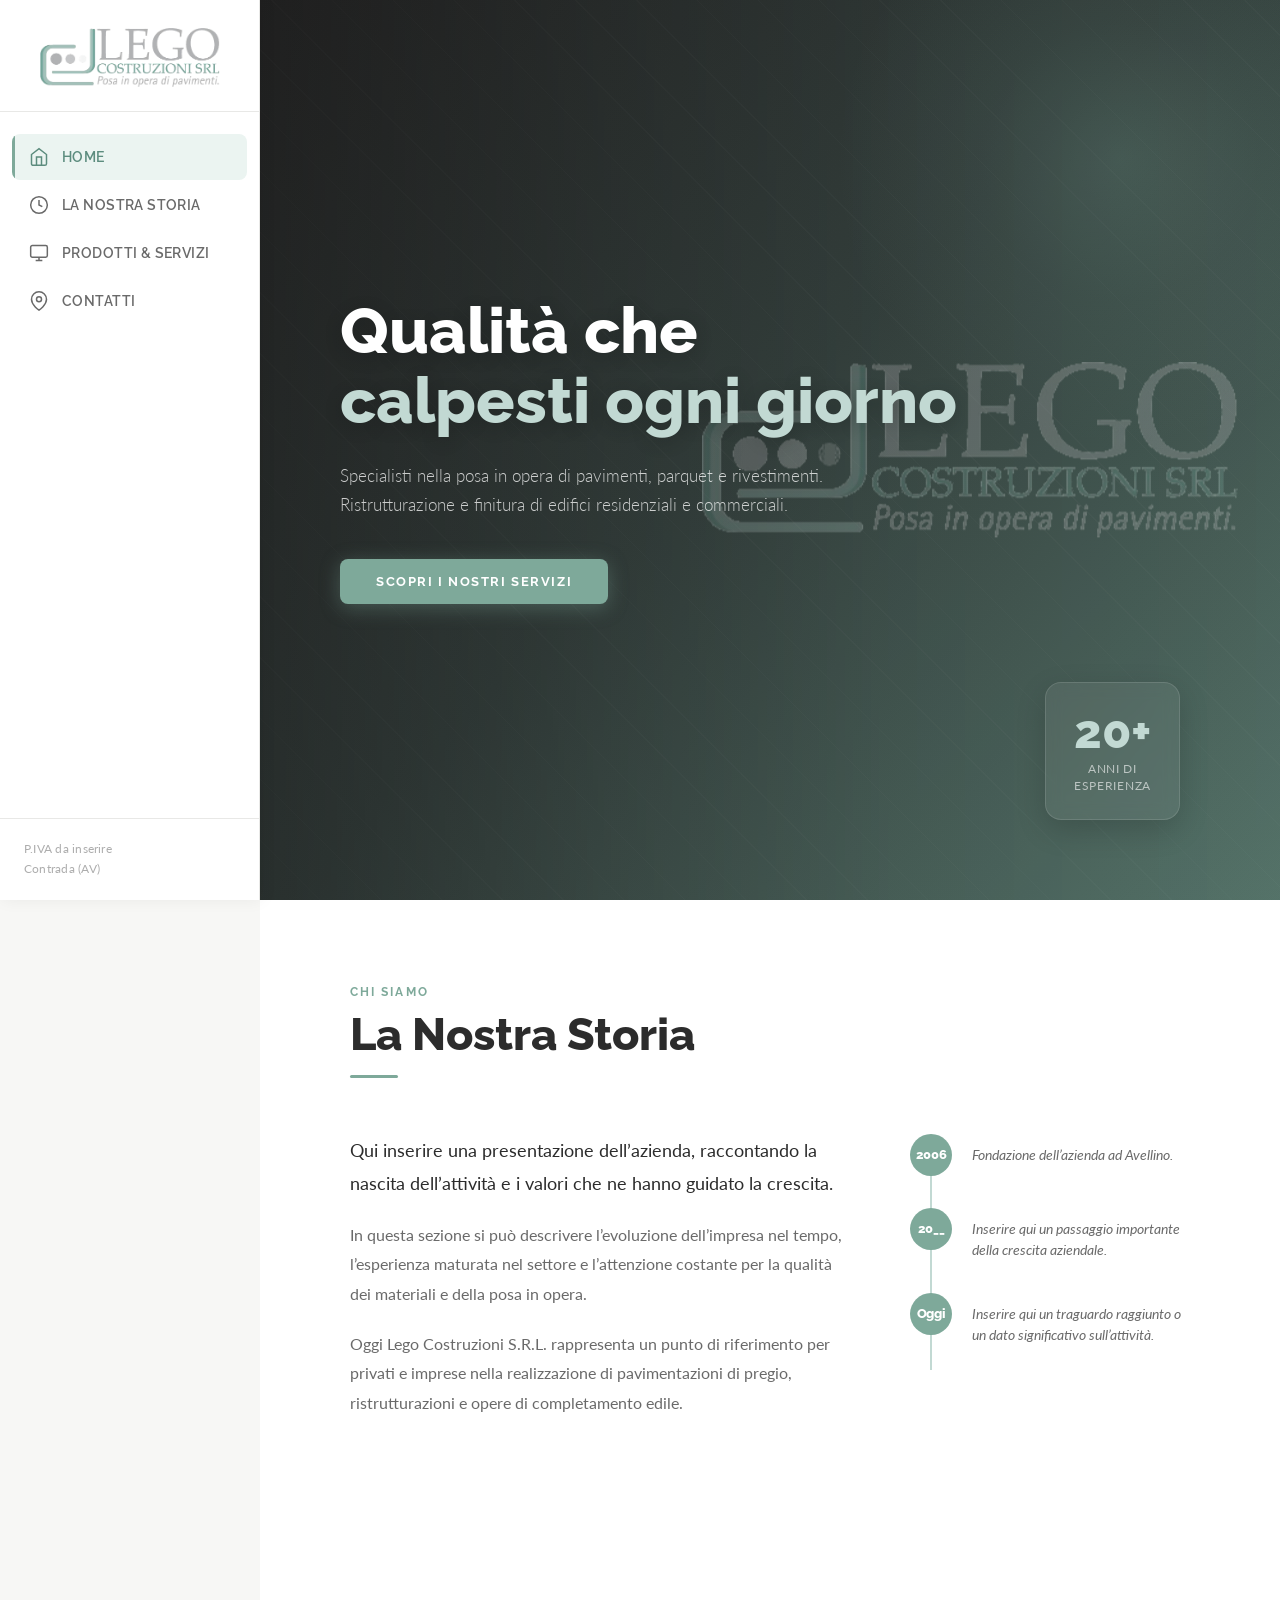
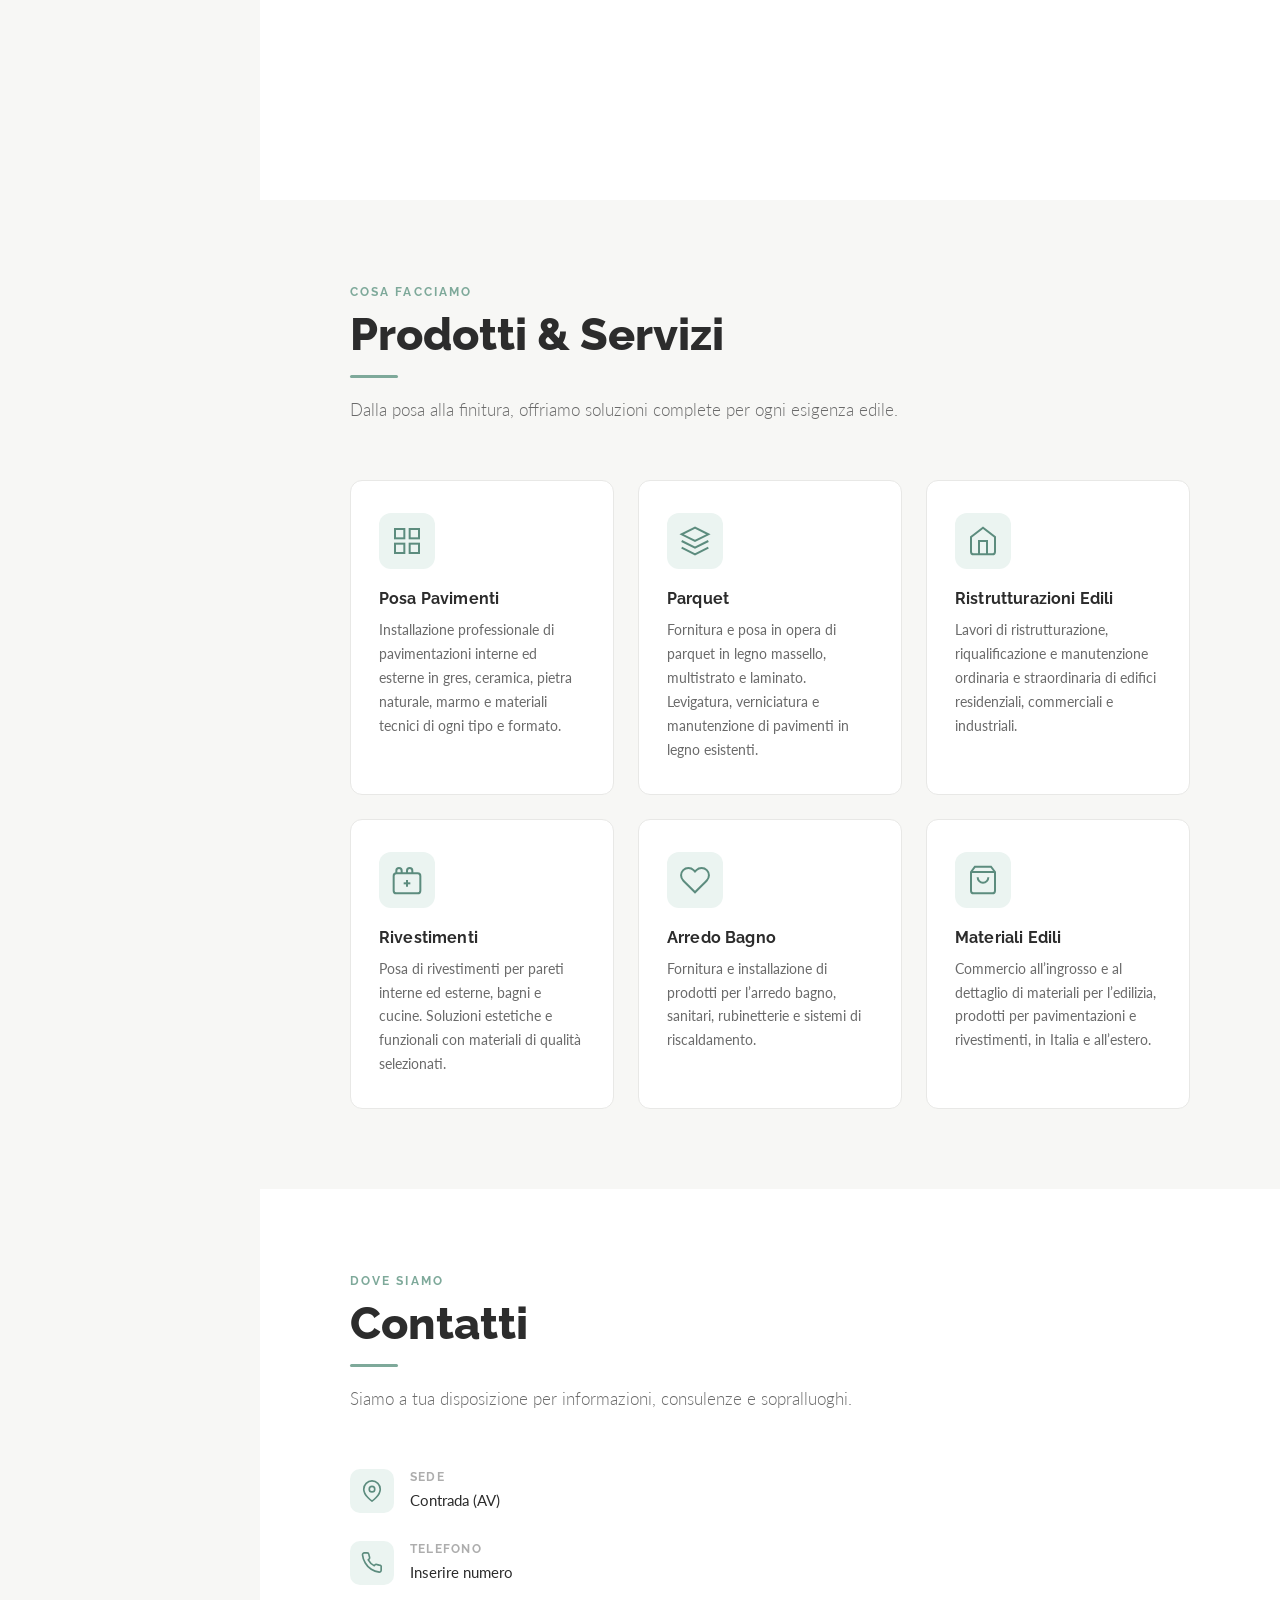
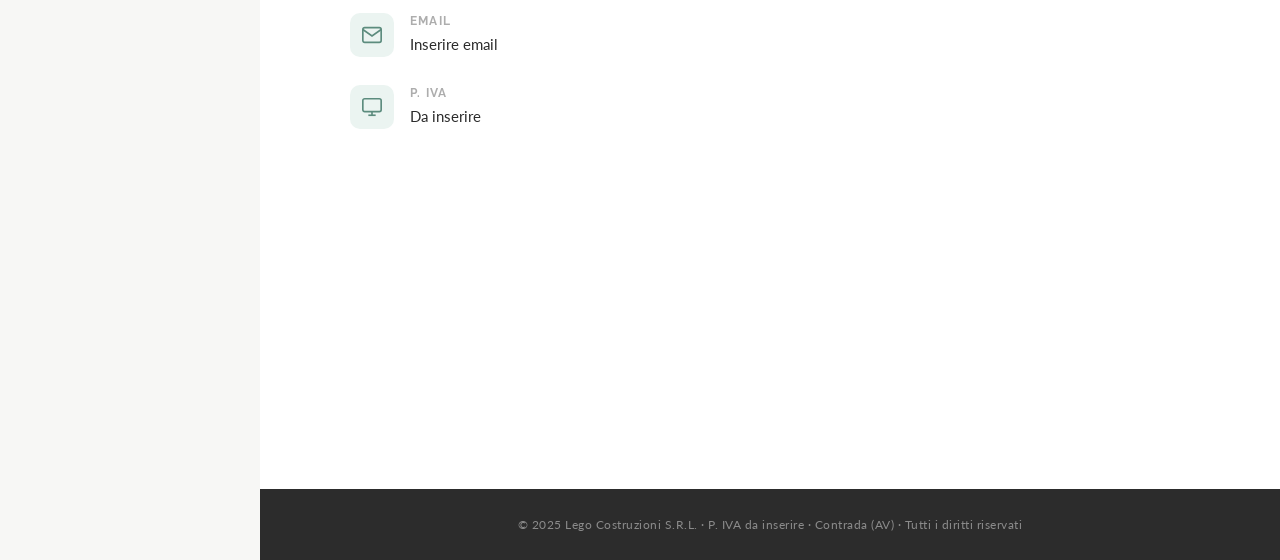
<file: index.html>
<!DOCTYPE html>
<html lang="it">
<head>
  <meta charset="UTF-8" />
  <meta name="viewport" content="width=device-width, initial-scale=1.0" />
  <title>Lego Costruzioni S.R.L. – Posa in opera di pavimenti</title>
  <meta
    name="description"
    content="Lego Costruzioni S.R.L. è specializzata nella posa in opera di pavimenti, parquet, rivestimenti e ristrutturazioni edili ad Avellino."
  />
  <link rel="stylesheet" href="style.css" />
  <link
    href="https://fonts.googleapis.com/css2?family=Raleway:wght@300;400;500;600;700;800&family=Lato:wght@300;400;700&display=swap"
    rel="stylesheet"
  />
</head>
<body>

  <!-- SIDEBAR -->
  <nav class="sidebar">
    <div class="sidebar-brand">
      <img
        src="logo.png"
        alt="Lego Costruzioni SRL"
        class="sidebar-logo-img"
        loading="eager"
        decoding="async"
      />
    </div>

    <ul class="nav-links">
      <li>
        <a href="#home" class="nav-link active">
          <span class="nav-icon">
            <svg width="20" height="20" viewBox="0 0 24 24" fill="none" stroke="currentColor" stroke-width="1.8" aria-hidden="true">
              <path d="M3 9l9-7 9 7v11a2 2 0 0 1-2 2H5a2 2 0 0 1-2-2z"/>
              <polyline points="9 22 9 12 15 12 15 22"/>
            </svg>
          </span>
          <span class="nav-label">Home</span>
        </a>
      </li>
      <li>
        <a href="#storia" class="nav-link">
          <span class="nav-icon">
            <svg width="20" height="20" viewBox="0 0 24 24" fill="none" stroke="currentColor" stroke-width="1.8" aria-hidden="true">
              <circle cx="12" cy="12" r="10"/>
              <polyline points="12 6 12 12 16 14"/>
            </svg>
          </span>
          <span class="nav-label">La Nostra Storia</span>
        </a>
      </li>
      <li>
        <a href="#prodotti" class="nav-link">
          <span class="nav-icon">
            <svg width="20" height="20" viewBox="0 0 24 24" fill="none" stroke="currentColor" stroke-width="1.8" aria-hidden="true">
              <rect x="2" y="3" width="20" height="14" rx="2"/>
              <line x1="8" y1="21" x2="16" y2="21"/>
              <line x1="12" y1="17" x2="12" y2="21"/>
            </svg>
          </span>
          <span class="nav-label">Prodotti &amp; Servizi</span>
        </a>
      </li>
      <li>
        <a href="#contatti" class="nav-link">
          <span class="nav-icon">
            <svg width="20" height="20" viewBox="0 0 24 24" fill="none" stroke="currentColor" stroke-width="1.8" aria-hidden="true">
              <path d="M21 10c0 7-9 13-9 13s-9-6-9-13a9 9 0 0 1 18 0z"/>
              <circle cx="12" cy="10" r="3"/>
            </svg>
          </span>
          <span class="nav-label">Contatti</span>
        </a>
      </li>
    </ul>

    <div class="sidebar-footer">
      <p>P.IVA da inserire</p>
      <p>Contrada (AV)</p>
    </div>
  </nav>

  <!-- MAIN CONTENT -->
  <main class="main-content">

    <!-- HOME SECTION -->
    <section id="home" class="section section-home">
      <div class="hero-bg-logo" aria-hidden="true">
        <img
          src="logo.png"
          alt=""
          class="hero-bg-logo-img"
          loading="eager"
          decoding="async"
        />
      </div>

      <div class="hero-overlay"></div>

      <div class="hero-content">
        <h1 class="hero-title">
          Qualità che<br />
          <em>calpesti ogni giorno</em>
        </h1>

        <p class="hero-subtitle">
          Specialisti nella posa in opera di pavimenti, parquet e rivestimenti.<br />
          Ristrutturazione e finitura di edifici residenziali e commerciali.
        </p>

        <a href="#prodotti" class="btn-primary">Scopri i nostri servizi</a>
      </div>

      <div class="hero-badge">
        <span class="badge-number">20+</span>
        <span class="badge-text">anni di<br />esperienza</span>
      </div>
    </section>

    <!-- STORIA SECTION -->
    <section id="storia" class="section section-storia">
      <div class="section-inner">
        <div class="section-header">
          <span class="section-tag">Chi siamo</span>
          <h2 class="section-title">La Nostra Storia</h2>
          <div class="title-bar"></div>
        </div>

        <div class="storia-grid">
          <div class="storia-text">
            <p class="storia-intro">
              Qui inserire una presentazione dell’azienda, raccontando la nascita dell’attività e i valori che ne hanno guidato la crescita.
            </p>
            <p>
              In questa sezione si può descrivere l’evoluzione dell’impresa nel tempo, l’esperienza maturata nel settore e l’attenzione costante per la qualità dei materiali e della posa in opera.
            </p>
            <p>
              Oggi Lego Costruzioni S.R.L. rappresenta un punto di riferimento per privati e imprese nella realizzazione di pavimentazioni di pregio, ristrutturazioni e opere di completamento edile.
            </p>
          </div>

          <div class="storia-timeline">
            <div class="timeline-item">
              <div class="timeline-year">2006</div>
              <div class="timeline-desc">Fondazione dell’azienda ad Avellino.</div>
            </div>
            <div class="timeline-item">
              <div class="timeline-year">20__</div>
              <div class="timeline-desc">Inserire qui un passaggio importante della crescita aziendale.</div>
            </div>
            <div class="timeline-item">
              <div class="timeline-year">Oggi</div>
              <div class="timeline-desc">Inserire qui un traguardo raggiunto o un dato significativo sull’attività.</div>
            </div>
          </div>
        </div>
      </div>
    </section>

    <!-- PRODOTTI & SERVIZI SECTION -->
    <section id="prodotti" class="section section-prodotti">
      <div class="section-inner">
        <div class="section-header">
          <span class="section-tag">Cosa facciamo</span>
          <h2 class="section-title">Prodotti &amp; Servizi</h2>
          <div class="title-bar"></div>
          <p class="section-desc">
            Dalla posa alla finitura, offriamo soluzioni complete per ogni esigenza edile.
          </p>
        </div>

        <div class="cards-grid">

          <div class="card">
            <div class="card-icon">
              <svg width="32" height="32" viewBox="0 0 24 24" fill="none" stroke="currentColor" stroke-width="1.5" aria-hidden="true">
                <rect x="3" y="3" width="7" height="7"/>
                <rect x="14" y="3" width="7" height="7"/>
                <rect x="3" y="14" width="7" height="7"/>
                <rect x="14" y="14" width="7" height="7"/>
              </svg>
            </div>
            <h3 class="card-title">Posa Pavimenti</h3>
            <p class="card-text">
              Installazione professionale di pavimentazioni interne ed esterne in gres, ceramica, pietra naturale, marmo e materiali tecnici di ogni tipo e formato.
            </p>
          </div>

          <div class="card">
            <div class="card-icon">
              <svg width="32" height="32" viewBox="0 0 24 24" fill="none" stroke="currentColor" stroke-width="1.5" aria-hidden="true">
                <path d="M12 2L2 7l10 5 10-5-10-5z"/>
                <path d="M2 17l10 5 10-5"/>
                <path d="M2 12l10 5 10-5"/>
              </svg>
            </div>
            <h3 class="card-title">Parquet</h3>
            <p class="card-text">
              Fornitura e posa in opera di parquet in legno massello, multistrato e laminato. Levigatura, verniciatura e manutenzione di pavimenti in legno esistenti.
            </p>
          </div>

          <div class="card">
            <div class="card-icon">
              <svg width="32" height="32" viewBox="0 0 24 24" fill="none" stroke="currentColor" stroke-width="1.5" aria-hidden="true">
                <path d="M3 9l9-7 9 7v11a2 2 0 0 1-2 2H5a2 2 0 0 1-2-2z"/>
                <polyline points="9 22 9 12 15 12 15 22"/>
              </svg>
            </div>
            <h3 class="card-title">Ristrutturazioni Edili</h3>
            <p class="card-text">
              Lavori di ristrutturazione, riqualificazione e manutenzione ordinaria e straordinaria di edifici residenziali, commerciali e industriali.
            </p>
          </div>

          <div class="card">
            <div class="card-icon">
              <svg width="32" height="32" viewBox="0 0 24 24" fill="none" stroke="currentColor" stroke-width="1.5" aria-hidden="true">
                <rect x="2" y="7" width="20" height="15" rx="2"/>
                <path d="M16 7V5a2 2 0 0 0-4 0v2"/>
                <path d="M8 7V5a2 2 0 0 0-4 0v2"/>
                <line x1="12" y1="12" x2="12" y2="17"/>
                <line x1="9.5" y1="14.5" x2="14.5" y2="14.5"/>
              </svg>
            </div>
            <h3 class="card-title">Rivestimenti</h3>
            <p class="card-text">
              Posa di rivestimenti per pareti interne ed esterne, bagni e cucine. Soluzioni estetiche e funzionali con materiali di qualità selezionati.
            </p>
          </div>

          <div class="card">
            <div class="card-icon">
              <svg width="32" height="32" viewBox="0 0 24 24" fill="none" stroke="currentColor" stroke-width="1.5" aria-hidden="true">
                <path d="M20.84 4.61a5.5 5.5 0 0 0-7.78 0L12 5.67l-1.06-1.06a5.5 5.5 0 0 0-7.78 7.78l1.06 1.06L12 21.23l7.78-7.78 1.06-1.06a5.5 5.5 0 0 0 0-7.78z"/>
              </svg>
            </div>
            <h3 class="card-title">Arredo Bagno</h3>
            <p class="card-text">
              Fornitura e installazione di prodotti per l’arredo bagno, sanitari, rubinetterie e sistemi di riscaldamento.
            </p>
          </div>

          <div class="card">
            <div class="card-icon">
              <svg width="32" height="32" viewBox="0 0 24 24" fill="none" stroke="currentColor" stroke-width="1.5" aria-hidden="true">
                <path d="M6 2L3 6v14a2 2 0 0 0 2 2h14a2 2 0 0 0 2-2V6l-3-4z"/>
                <line x1="3" y1="6" x2="21" y2="6"/>
                <path d="M16 10a4 4 0 0 1-8 0"/>
              </svg>
            </div>
            <h3 class="card-title">Materiali Edili</h3>
            <p class="card-text">
              Commercio all’ingrosso e al dettaglio di materiali per l’edilizia, prodotti per pavimentazioni e rivestimenti, in Italia e all’estero.
            </p>
          </div>

        </div>
      </div>
    </section>

    <!-- CONTATTI SECTION -->
    <section id="contatti" class="section section-contatti">
      <div class="section-inner">
        <div class="section-header">
          <span class="section-tag">Dove siamo</span>
          <h2 class="section-title">Contatti</h2>
          <div class="title-bar"></div>
          <p class="section-desc">
            Siamo a tua disposizione per informazioni, consulenze e sopralluoghi.
          </p>
        </div>

        <div class="contatti-grid contatti-grid-single">
          <div class="contatti-info">

            <div class="contact-item">
              <div class="contact-icon">
                <svg width="22" height="22" viewBox="0 0 24 24" fill="none" stroke="currentColor" stroke-width="1.8" aria-hidden="true">
                  <path d="M21 10c0 7-9 13-9 13s-9-6-9-13a9 9 0 0 1 18 0z"/>
                  <circle cx="12" cy="10" r="3"/>
                </svg>
              </div>
              <div>
                <strong>Sede</strong>
                <p>Contrada (AV)</p>
              </div>
            </div>

            <div class="contact-item">
              <div class="contact-icon">
                <svg width="22" height="22" viewBox="0 0 24 24" fill="none" stroke="currentColor" stroke-width="1.8" aria-hidden="true">
                  <path d="M22 16.92v3a2 2 0 0 1-2.18 2 19.79 19.79 0 0 1-8.63-3.07A19.5 19.5 0 0 1 4.69 12 19.79 19.79 0 0 1 1.65 3.18 2 2 0 0 1 3.62 1h3a2 2 0 0 1 2 1.72c.127.96.361 1.903.7 2.81a2 2 0 0 1-.45 2.11L7.91 8.59a16 16 0 0 0 6.29 6.29l.96-.87a2 2 0 0 1 2.11-.45c.907.339 1.85.573 2.81.7A2 2 0 0 1 22 16.92z"/>
                </svg>
              </div>
              <div>
                <strong>Telefono</strong>
                <p>Inserire numero</p>
              </div>
            </div>

            <div class="contact-item">
              <div class="contact-icon">
                <svg width="22" height="22" viewBox="0 0 24 24" fill="none" stroke="currentColor" stroke-width="1.8" aria-hidden="true">
                  <path d="M4 4h16c1.1 0 2 .9 2 2v12c0 1.1-.9 2-2 2H4c-1.1 0-2-.9-2-2V6c0-1.1.9-2 2-2z"/>
                  <polyline points="22,6 12,13 2,6"/>
                </svg>
              </div>
              <div>
                <strong>Email</strong>
                <p>Inserire email</p>
              </div>
            </div>

            <div class="contact-item">
              <div class="contact-icon">
                <svg width="22" height="22" viewBox="0 0 24 24" fill="none" stroke="currentColor" stroke-width="1.8" aria-hidden="true">
                  <rect x="2" y="3" width="20" height="14" rx="2"/>
                  <line x1="8" y1="21" x2="16" y2="21"/>
                  <line x1="12" y1="17" x2="12" y2="21"/>
                </svg>
              </div>
              <div>
                <strong>P. IVA</strong>
                <p>Da inserire</p>
              </div>
            </div>

          </div>
        </div>
      </div>
    </section>

    <!-- FOOTER -->
    <footer class="footer">
      <p>&copy; 2025 Lego Costruzioni S.R.L. · P. IVA da inserire · Contrada (AV) · Tutti i diritti riservati</p>
    </footer>

  </main>

  <script>
    const sections = document.querySelectorAll('.section');
    const navLinks = document.querySelectorAll('.nav-link');

    const observer = new IntersectionObserver((entries) => {
      entries.forEach((entry) => {
        if (entry.isIntersecting) {
          const id = entry.target.getAttribute('id');
          navLinks.forEach((link) => {
            link.classList.remove('active');
            if (link.getAttribute('href') === '#' + id) {
              link.classList.add('active');
            }
          });
        }
      });
    }, { threshold: 0.4 });

    sections.forEach((section) => observer.observe(section));

    navLinks.forEach((link) => {
      link.addEventListener('click', (e) => {
        e.preventDefault();
        const target = document.querySelector(link.getAttribute('href'));
        if (target) {
          target.scrollIntoView({ behavior: 'smooth' });
        }
      });
    });
  </script>

</body>
</html>
</file>
<file: style.css>
/* =========================================
   LEGO COSTRUZIONI SRL — style.css
   ========================================= */

*, *::before, *::after {
  box-sizing: border-box;
  margin: 0;
  padding: 0;
}

:root {
  --sage: #7EA99A;
  --sage-dk: #5C8C7E;
  --sage-lt: #C2D9D3;
  --sage-xlt: #EBF4F1;
  --gray: #6A6A6A;
  --gray-lt: #ADADAD;
  --gray-xlt: #E8E8E6;
  --dark: #2C2C2C;
  --white: #FFFFFF;
  --bg: #F7F7F5;
  --sidebar-w: 260px;
  --font-head: 'Raleway', sans-serif;
  --font-body: 'Lato', sans-serif;
  --transition: 0.3s ease;
  --shadow-sm: 0 2px 8px rgba(0,0,0,0.06);
  --shadow-md: 0 6px 24px rgba(0,0,0,0.10);
  --shadow-lg: 0 12px 40px rgba(0,0,0,0.14);
  --radius: 8px;
}

html {
  scroll-behavior: smooth;
}

body {
  font-family: var(--font-body);
  background: var(--bg);
  color: var(--dark);
  display: flex;
  min-height: 100vh;
  overflow-x: hidden;
}

/* =========================================
   SIDEBAR
   ========================================= */

.sidebar {
  position: fixed;
  top: 0;
  left: 0;
  width: var(--sidebar-w);
  height: 100vh;
  background: var(--white);
  border-right: 1px solid var(--gray-xlt);
  display: flex;
  flex-direction: column;
  z-index: 100;
  box-shadow: 2px 0 16px rgba(0,0,0,0.06);
}

.sidebar-brand {
  padding: 28px 24px 24px;
  border-bottom: 1px solid var(--gray-xlt);
  display: flex;
  align-items: center;
  justify-content: center;
  min-height: 110px;
}

.sidebar-logo-img {
  max-width: 180px;
  max-height: 80px;
  width: auto;
  height: auto;
  object-fit: contain;
  display: block;
}

.nav-links {
  list-style: none;
  padding: 20px 0;
  flex: 1;
}

.nav-links li {
  margin: 2px 12px;
}

.nav-link {
  display: flex;
  align-items: center;
  gap: 12px;
  padding: 13px 16px;
  border-radius: var(--radius);
  text-decoration: none;
  color: var(--gray);
  font-family: var(--font-head);
  font-weight: 600;
  font-size: 0.88rem;
  letter-spacing: 0.03em;
  text-transform: uppercase;
  transition: all var(--transition);
  position: relative;
  overflow: hidden;
}

.nav-link::before {
  content: '';
  position: absolute;
  left: 0;
  top: 0;
  height: 100%;
  width: 3px;
  background: var(--sage);
  border-radius: 0 3px 3px 0;
  transform: scaleY(0);
  transition: transform var(--transition);
}

.nav-link:hover {
  background: var(--sage-xlt);
  color: var(--sage-dk);
}

.nav-link:hover::before,
.nav-link.active::before {
  transform: scaleY(1);
}

.nav-link.active {
  background: var(--sage-xlt);
  color: var(--sage-dk);
}

.nav-icon {
  display: flex;
  align-items: center;
  justify-content: center;
  width: 22px;
  flex-shrink: 0;
  color: inherit;
}

.nav-label {
  white-space: nowrap;
}

.sidebar-footer {
  padding: 20px 24px;
  border-top: 1px solid var(--gray-xlt);
  font-size: 0.72rem;
  color: var(--gray-lt);
  line-height: 1.8;
  font-family: var(--font-body);
  letter-spacing: 0.02em;
}

/* =========================================
   MAIN CONTENT
   ========================================= */

.main-content {
  margin-left: var(--sidebar-w);
  flex: 1;
  min-height: 100vh;
}

/* =========================================
   SECTIONS — COMMON
   ========================================= */

.section {
  min-height: 100vh;
  scroll-snap-align: start;
}

.section-inner {
  max-width: 960px;
  margin: 0 auto;
  padding: 80px 60px;
}

.section-header {
  margin-bottom: 56px;
}

.section-tag {
  display: inline-block;
  font-family: var(--font-head);
  font-size: 0.72rem;
  font-weight: 700;
  letter-spacing: 0.18em;
  text-transform: uppercase;
  color: var(--sage);
  margin-bottom: 10px;
}

.section-title {
  font-family: var(--font-head);
  font-size: 2.8rem;
  font-weight: 800;
  color: var(--dark);
  line-height: 1.15;
  margin-bottom: 14px;
}

.title-bar {
  width: 48px;
  height: 3px;
  background: var(--sage);
  border-radius: 2px;
  margin-top: 14px;
}

.section-desc {
  margin-top: 18px;
  color: var(--gray);
  font-size: 1.05rem;
  font-weight: 300;
  line-height: 1.7;
  max-width: 560px;
}

/* =========================================
   HOME / HERO
   ========================================= */

.section-home {
  position: relative;
  display: flex;
  align-items: center;
  background: linear-gradient(135deg, #232323 0%, #34403d 48%, #56756b 100%);
  overflow: hidden;
  padding: 0 80px;
  isolation: isolate;
}

.section-home::before {
  content: '';
  position: absolute;
  inset: 0;
  background:
    repeating-linear-gradient(
      45deg,
      transparent,
      transparent 42px,
      rgba(255,255,255,0.018) 42px,
      rgba(255,255,255,0.018) 43px
    );
  z-index: 0;
}

.section-home::after {
  content: '';
  position: absolute;
  right: -120px;
  top: -120px;
  width: 560px;
  height: 560px;
  border-radius: 50%;
  background: radial-gradient(circle, rgba(126,169,154,0.22) 0%, rgba(126,169,154,0.08) 35%, transparent 72%);
  z-index: 0;
  animation: heroGlow 8s ease-in-out infinite;
}

.hero-bg-logo {
  position: absolute;
  top: 50%;
  right: 4%;
  transform: translateY(-50%);
  width: min(42vw, 620px);
  display: flex;
  align-items: center;
  justify-content: center;
  z-index: 1;
  pointer-events: none;
}

.hero-bg-logo::before {
  display: none;
}

.hero-bg-logo-img {
  width: 100%;
  height: auto;
  display: block;
  object-fit: contain;
  opacity: 0.32;
  filter: none;
  image-rendering: auto;
  animation: floatLogo 9s ease-in-out infinite;
  transform-origin: center center;
  backface-visibility: hidden;
}

.hero-overlay {
  position: absolute;
  inset: 0;
  background:
    linear-gradient(90deg, rgba(27,27,27,0.42) 0%, rgba(27,27,27,0.18) 34%, rgba(27,27,27,0.05) 62%, rgba(27,27,27,0.02) 100%);
  z-index: 1;
}

.hero-content {
  position: relative;
  z-index: 3;
  max-width: 640px;
}

.hero-eyebrow {
  font-family: var(--font-head);
  font-size: 0.75rem;
  font-weight: 700;
  letter-spacing: 0.2em;
  text-transform: uppercase;
  color: var(--sage);
  margin-bottom: 20px;
}

.hero-title {
  font-family: var(--font-head);
  font-size: 4rem;
  font-weight: 800;
  color: var(--white);
  line-height: 1.1;
  margin-bottom: 24px;
  text-shadow: 0 4px 18px rgba(0,0,0,0.18);
}

.hero-title em {
  font-style: normal;
  color: var(--sage-lt);
}

.hero-subtitle {
  font-size: 1.05rem;
  font-weight: 300;
  color: rgba(255,255,255,0.76);
  line-height: 1.75;
  margin-bottom: 40px;
  max-width: 520px;
}

.btn-primary {
  display: inline-block;
  padding: 15px 36px;
  background: var(--sage);
  color: var(--white);
  font-family: var(--font-head);
  font-weight: 700;
  font-size: 0.82rem;
  letter-spacing: 0.12em;
  text-transform: uppercase;
  text-decoration: none;
  border-radius: var(--radius);
  transition: all var(--transition);
  box-shadow: 0 4px 20px rgba(126,169,154,0.35);
  position: relative;
  z-index: 3;
}

.btn-primary:hover {
  background: var(--sage-dk);
  transform: translateY(-2px);
  box-shadow: 0 8px 28px rgba(126,169,154,0.45);
}

.hero-badge {
  position: absolute;
  right: 100px;
  bottom: 80px;
  z-index: 3;
  background: rgba(255,255,255,0.07);
  border: 1px solid rgba(255,255,255,0.12);
  backdrop-filter: blur(8px);
  border-radius: 16px;
  padding: 24px 28px;
  text-align: center;
  box-shadow: 0 10px 30px rgba(0,0,0,0.16);
}

.badge-number {
  display: block;
  font-family: var(--font-head);
  font-size: 3rem;
  font-weight: 800;
  color: var(--sage-lt);
  line-height: 1;
}

.badge-text {
  display: block;
  font-size: 0.75rem;
  color: rgba(255,255,255,0.6);
  letter-spacing: 0.06em;
  text-transform: uppercase;
  margin-top: 6px;
  line-height: 1.4;
}

@keyframes floatLogo {
  0% {
    transform: translateY(0);
  }
  50% {
    transform: translateY(-8px);
  }
  100% {
    transform: translateY(0);
  }
}

@keyframes heroGlow {
  0% {
    transform: scale(1);
    opacity: 0.9;
  }
  50% {
    transform: scale(1.06);
    opacity: 1;
  }
  100% {
    transform: scale(1);
    opacity: 0.9;
  }
}

/* =========================================
   STORIA
   ========================================= */

.section-storia {
  background: var(--white);
}

.storia-grid {
  display: grid;
  grid-template-columns: 1fr 280px;
  gap: 60px;
  align-items: start;
}

.storia-text p {
  font-size: 1rem;
  line-height: 1.85;
  color: var(--gray);
  margin-bottom: 20px;
}

.storia-intro {
  font-size: 1.12rem !important;
  color: var(--dark) !important;
  font-weight: 400;
}

.storia-timeline {
  display: flex;
  flex-direction: column;
  gap: 0;
  position: relative;
}

.storia-timeline::before {
  content: '';
  position: absolute;
  left: 20px;
  top: 8px;
  bottom: 8px;
  width: 2px;
  background: var(--sage-lt);
}

.timeline-item {
  display: flex;
  gap: 20px;
  align-items: flex-start;
  padding: 0 0 32px 0;
  position: relative;
}

.timeline-year {
  font-family: var(--font-head);
  font-size: 0.82rem;
  font-weight: 800;
  color: var(--white);
  background: var(--sage);
  border-radius: 50%;
  width: 42px;
  height: 42px;
  display: flex;
  align-items: center;
  justify-content: center;
  flex-shrink: 0;
  position: relative;
  z-index: 1;
  letter-spacing: -0.02em;
}

.timeline-desc {
  font-size: 0.9rem;
  color: var(--gray);
  line-height: 1.5;
  padding-top: 10px;
  font-style: italic;
}

/* =========================================
   PRODOTTI
   ========================================= */

.section-prodotti {
  background: var(--bg);
}

.cards-grid {
  display: grid;
  grid-template-columns: repeat(3, 1fr);
  gap: 24px;
}

.card {
  background: var(--white);
  border-radius: 12px;
  padding: 32px 28px;
  border: 1px solid var(--gray-xlt);
  transition: all var(--transition);
  cursor: default;
}

.card:hover {
  transform: translateY(-4px);
  box-shadow: var(--shadow-md);
  border-color: var(--sage-lt);
}

.card-icon {
  width: 56px;
  height: 56px;
  background: var(--sage-xlt);
  border-radius: 12px;
  display: flex;
  align-items: center;
  justify-content: center;
  margin-bottom: 20px;
  color: var(--sage-dk);
  transition: all var(--transition);
}

.card:hover .card-icon {
  background: var(--sage);
  color: var(--white);
}

.card-title {
  font-family: var(--font-head);
  font-size: 1rem;
  font-weight: 700;
  color: var(--dark);
  margin-bottom: 10px;
  letter-spacing: 0.01em;
}

.card-text {
  font-size: 0.88rem;
  line-height: 1.7;
  color: var(--gray);
}

/* =========================================
   CONTATTI
   ========================================= */

.section-contatti {
  background: var(--white);
}

.contatti-grid {
  display: grid;
  grid-template-columns: 1fr 1.4fr;
  gap: 60px;
  align-items: start;
}

.contatti-info {
  display: flex;
  flex-direction: column;
  gap: 28px;
}

.contact-item {
  display: flex;
  gap: 16px;
  align-items: flex-start;
}

.contact-icon {
  width: 44px;
  height: 44px;
  background: var(--sage-xlt);
  border-radius: 10px;
  display: flex;
  align-items: center;
  justify-content: center;
  color: var(--sage-dk);
  flex-shrink: 0;
}

.contact-item strong {
  display: block;
  font-family: var(--font-head);
  font-size: 0.78rem;
  font-weight: 700;
  letter-spacing: 0.1em;
  text-transform: uppercase;
  color: var(--gray-lt);
  margin-bottom: 4px;
}

.contact-item p {
  font-size: 0.95rem;
  color: var(--dark);
  line-height: 1.6;
}

.contatti-form {
  background: var(--bg);
  border-radius: 16px;
  padding: 40px 36px;
  border: 1px solid var(--gray-xlt);
}

.form-title {
  font-family: var(--font-head);
  font-size: 1.2rem;
  font-weight: 700;
  color: var(--dark);
  margin-bottom: 28px;
}

.form-group {
  margin-bottom: 20px;
}

.form-group label {
  display: block;
  font-size: 0.78rem;
  font-weight: 700;
  letter-spacing: 0.08em;
  text-transform: uppercase;
  color: var(--gray);
  margin-bottom: 8px;
  font-family: var(--font-head);
}

.form-group input,
.form-group textarea {
  width: 100%;
  padding: 12px 16px;
  border: 1px solid var(--gray-xlt);
  border-radius: var(--radius);
  background: var(--white);
  font-family: var(--font-body);
  font-size: 0.92rem;
  color: var(--dark);
  transition: border-color var(--transition), box-shadow var(--transition);
  outline: none;
  resize: vertical;
}

.form-group input::placeholder,
.form-group textarea::placeholder {
  color: var(--gray-lt);
}

.form-group input:focus,
.form-group textarea:focus {
  border-color: var(--sage);
  box-shadow: 0 0 0 3px rgba(126,169,154,0.15);
}

.btn-submit {
  width: 100%;
  padding: 15px;
  background: var(--sage);
  color: var(--white);
  border: none;
  border-radius: var(--radius);
  font-family: var(--font-head);
  font-weight: 700;
  font-size: 0.85rem;
  letter-spacing: 0.1em;
  text-transform: uppercase;
  cursor: pointer;
  transition: all var(--transition);
  margin-top: 8px;
}

.btn-submit:hover {
  background: var(--sage-dk);
  transform: translateY(-1px);
  box-shadow: 0 4px 16px rgba(126,169,154,0.35);
}

/* =========================================
   FOOTER
   ========================================= */

.footer {
  background: var(--dark);
  color: rgba(255,255,255,0.45);
  text-align: center;
  padding: 28px 40px;
  font-size: 0.78rem;
  letter-spacing: 0.04em;
  font-family: var(--font-body);
}

/* =========================================
   RESPONSIVE
   ========================================= */

@media (max-width: 1200px) {
  .hero-bg-logo {
    width: min(38vw, 480px);
    right: 4%;
  }

  .hero-bg-logo-img {
    opacity: 0.28;
  }
}

@media (max-width: 1024px) {
  :root {
    --sidebar-w: 220px;
  }

  .section-inner {
    padding: 60px 40px;
  }

  .hero-title {
    font-size: 3rem;
  }

  .cards-grid {
    grid-template-columns: repeat(2, 1fr);
  }

  .storia-grid {
    grid-template-columns: 1fr;
    gap: 40px;
  }

  .hero-badge {
    right: 40px;
    bottom: 60px;
  }

  .hero-bg-logo {
    width: min(36vw, 360px);
    right: 2%;
  }

  .hero-bg-logo-img {
    opacity: 0.24;
  }
}

@media (max-width: 768px) {
  :root {
    --sidebar-w: 0px;
  }

  .sidebar {
    width: 100%;
    height: auto;
    position: relative;
    flex-direction: row;
    flex-wrap: wrap;
    box-shadow: none;
    border-right: none;
    border-bottom: 1px solid var(--gray-xlt);
  }

  .sidebar-brand {
    border-bottom: none;
    padding: 16px 20px;
    min-height: auto;
    flex: 1;
  }

  .sidebar-logo-img {
    max-width: 130px;
    max-height: 50px;
  }

  .nav-links {
    display: flex;
    flex-direction: row;
    padding: 8px 12px;
    gap: 4px;
    width: 100%;
    border-top: 1px solid var(--gray-xlt);
    overflow-x: auto;
  }

  .nav-links li {
    margin: 0;
    flex-shrink: 0;
  }

  .nav-link {
    padding: 10px 14px;
    font-size: 0.75rem;
  }

  .nav-link::before {
    display: none;
  }

  .sidebar-footer {
    display: none;
  }

  body {
    flex-direction: column;
  }

  .main-content {
    margin-left: 0;
  }

  .section-home {
    padding: 60px 32px;
    min-height: 80vh;
  }

  .hero-title {
    font-size: 2.4rem;
  }

  .hero-badge {
    display: none;
  }

  .hero-bg-logo {
    width: 62vw;
    right: -4%;
    top: 52%;
  }

  .hero-bg-logo-img {
    opacity: 0.18;
    animation-duration: 11s;
  }

  .section-inner {
    padding: 50px 28px;
  }

  .section-title {
    font-size: 2rem;
  }

  .cards-grid {
    grid-template-columns: 1fr;
  }

  .contatti-grid {
    grid-template-columns: 1fr;
    gap: 40px;
  }
}

.contatti-grid-single {
  grid-template-columns: 1fr;
  max-width: 700px;
}

@media (max-width: 480px) {
  .section-home {
    padding: 48px 22px;
  }

  .hero-title {
    font-size: 2rem;
  }

  .hero-subtitle {
    font-size: 0.95rem;
    max-width: 100%;
  }

  .hero-bg-logo {
    width: 76vw;
    right: -10%;
    top: 50%;
  }

  .hero-bg-logo-img {
    opacity: 0.16;
  }

  .hero-overlay {
    background: linear-gradient(90deg, rgba(27,27,27,0.58) 0%, rgba(27,27,27,0.30) 45%, rgba(27,27,27,0.10) 100%);
  }
}
</file>
